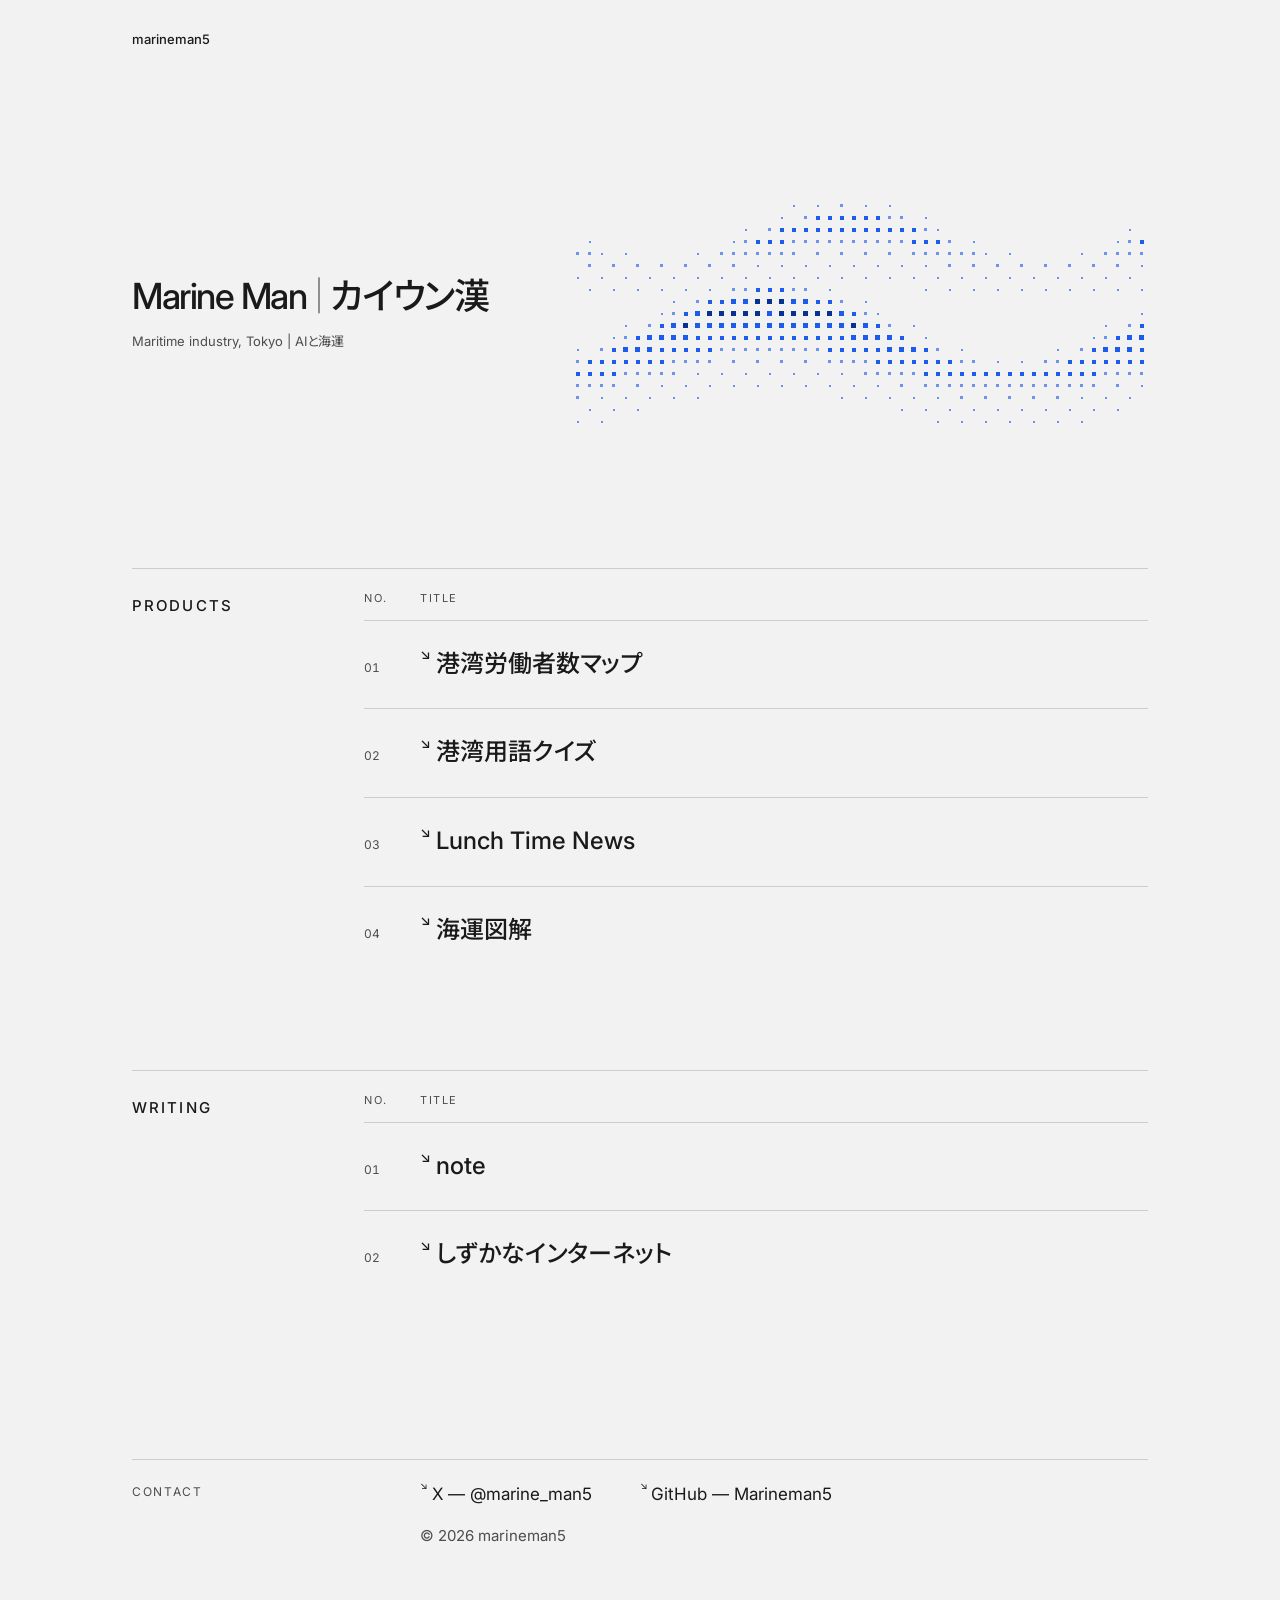
<file: index.html>
<!doctype html>
<html lang="ja">
<head>
<meta charset="utf-8">
<meta name="viewport" content="width=device-width, initial-scale=1">
<title>Marine Man｜カイウン漢</title>
<meta name="description" content="Maritime industry, Tokyo | AIと海運">
<meta property="og:title" content="Marine Man｜カイウン漢">
<meta property="og:description" content="Maritime industry, Tokyo | AIと海運">
<meta property="og:type" content="website">
<meta property="og:url" content="https://me.marineman5.com/">
<link rel="canonical" href="https://me.marineman5.com/">
<meta property="og:image" content="https://me.marineman5.com/og-image.png">
<meta name="twitter:card" content="summary_large_image">
<meta name="theme-color" content="#F2F2F2">
<link rel="icon" href="favicon.svg" type="image/svg+xml">
<link rel="apple-touch-icon" href="apple-touch-icon.png">
<link rel="preconnect" href="https://fonts.googleapis.com">
<link rel="preconnect" href="https://fonts.gstatic.com" crossorigin>
<link href="https://fonts.googleapis.com/css2?family=Inter:wght@400;500&family=Noto+Sans+JP:wght@400;500&display=swap" rel="stylesheet">
<style>
:root{
  --ink:#1A1A1A; --ink2:#4D4D4D; --ink3:#767676; --rule:#CCCCCC; --hair:#E6E6E6;
  --bg:#F2F2F2;
  --navy:#093BAE; --blue:#1D5BED; --mid:#6E94ED; --pale:#C6D4F6;
  --pad:72px; --lab:232px; --cell:16px;
}
*{box-sizing:border-box;margin:0;padding:0}
html{background:var(--bg)}
body{width:auto;max-width:1160px;margin:0 auto;overflow-x:hidden;color:var(--ink);font-family:Inter,"Noto Sans JP",system-ui,sans-serif;
  font-feature-settings:"palt" 1;-webkit-font-smoothing:antialiased;line-height:1.7}
a{color:inherit;text-decoration:none}
a .lbl{transition:color .15s}
@media (hover:hover){ a:hover .lbl{color:var(--navy)} }
a:focus-visible{outline:2px solid var(--navy);outline-offset:4px}
a:focus-visible .lbl{color:var(--navy)}
ul{list-style:none}
.ar{display:inline-block;font-size:.58em;line-height:1;vertical-align:top;margin:.12em .38em 0 0;font-family:Inter,sans-serif}   /* R12: colour inherited, so it follows hover/focus */
.no{font-variant-numeric:tabular-nums}

header.top{padding:28px var(--pad) 0;font-size:13px;color:var(--ink2)}
header.top .id{font-weight:500;color:var(--ink)}

/* every block = label column + body column, separated by a hairline */
.row{display:grid;grid-template-columns:var(--lab) 1fr;margin:0 var(--pad);border-top:1px solid var(--rule);padding-top:20px}
.row > .k{font-size:12px;font-weight:400;letter-spacing:.14em;color:var(--ink2);padding-top:2px}
.row > .k h2{display:block;font-size:15px;font-weight:500;letter-spacing:.14em;color:var(--ink);margin-top:2px}

.idx{margin-top:140px}
.idx + .idx{margin-top:96px}
.idx table{width:100%;border-collapse:collapse}
.idx th{font-size:11px;letter-spacing:.14em;color:var(--ink2);font-weight:400;text-align:left;padding:0 0 12px}
.idx td{border-top:1px solid var(--rule);padding:26px 0 28px;vertical-align:baseline}
/* R15: closing rule removed (2/O review) */
.idx td.no{width:56px;font-size:12px;color:var(--ink2)}
.idx td.t{width:auto}
.idx .lbl{font-size:24px;font-weight:500;line-height:1.4}
/* R12: the whole row (rule to rule) is the link */
.idx tbody tr{position:relative}
.idx td.t a::after{content:"";position:absolute;inset:0}
.idx td.t a:focus-visible{outline:0}
.idx td.t a:focus-visible::after{outline:2px solid var(--navy);outline-offset:0}

footer.row{margin-top:160px;padding-bottom:72px}
/* R12: CONTACT = ul + p.c; 56px indent = the old empty dt column (links start at x=420, under the index titles) */
footer .b{padding-left:56px}
footer ul{display:flex;gap:48px;font-size:17px;margin:-9px 0}   /* the -9px cancels the links' 9px padding, so the text stays where it was */
footer li{display:flex}
footer li a{display:block;padding:9px 0}   /* tap box = line (27-29px) + 18px >= 44px */
footer .c{color:var(--ink2);font-size:15px;margin-top:14px}

/* R7: R6-A split; the right column holds only the dots of the motif, straight on the page background */
.hero{display:grid;grid-template-columns:minmax(0,1fr) 576px;column-gap:48px;align-items:center;margin:150px var(--pad) 0}
.hero .motif{display:block}
.who{min-width:0}   /* R10b: the name never widens the 392px column (the wave stays put) */
.who h1{font-size:36px;line-height:1.15;font-weight:500;letter-spacing:-.04em;white-space:nowrap}   /* R12: line-height .92 -> 1.15 */
.who h1 .sep{margin:0 -.15em;color:var(--ink3)}
.who .sub{font-size:13px;color:var(--ink2);margin-top:12px}
.who .intro{font-size:16px;line-height:2;margin-top:32px}
.motif-sp{display:none}

/* R12: 1041-1159px keeps the PC split; the name shrinks with its column instead of running under the wave */
@media (max-width:1159px){
  :root{--pad:48px}
  .who h1{font-size:min(36px,calc((100vw - 2*var(--pad) - 624px)/10.8))}
}
/* R12: mid width (641-1040px): SP grammar (stacked) with PC type and the 576px wave */
@media (max-width:1040px){
  .hero{display:block;margin-top:96px}
  .hero .motif{margin-top:56px;max-width:100%;height:auto}   /* <672px only: scales down */
  .who h1{font-size:36px}
  .row{display:block}
  .idx table{margin-top:20px}
  footer .k{margin-bottom:20px}
}
/* R10: smartphone (<= 640px). PC (above) is untouched; the SP wave SVG is hidden on PC. */
@media (max-width:640px){
  :root{--pad:21px; --s:.9375}        /* 390 - 2x21 = 348 = 29 lattice columns; --s = one factor for the whole type ladder */
  header.top{padding-top:20px;font-size:calc(13px*var(--s))}

  .hero{display:block;margin-top:64px}
  .hero .motif{display:none}
  .hero .motif-sp{display:block;margin-top:56px;max-width:100%;height:auto}   /* <369px only: scales down (dots stop being whole pixels) */
  .who h1{font-size:min(36px,calc((100vw - 2*var(--pad))/11))}   /* R10b: one line in the text width */
  .who .sub{font-size:calc(13px*var(--s))}
  .who .intro{font-size:calc(16px*var(--s));margin-top:24px}

  .row{display:block;padding-top:16px}
  .row > .k{font-size:calc(12px*var(--s))}
  .row > .k h2{font-size:calc(15px*var(--s))}
  .idx{margin-top:72px}
  .idx + .idx{margin-top:56px}
  .idx table{margin-top:20px}
  .idx table, .idx thead, .idx tbody{display:block}
  .idx tr{display:grid;grid-template-columns:40px 1fr;align-items:baseline;border-top:1px solid var(--rule);padding:18px 0 20px}
  .idx thead tr{border-top:0;padding:0 0 10px}   /* the NO./TITLE head row: no rule above, like PC */
  .idx tbody tr:last-child{border-bottom:1px solid var(--rule)}
  .idx th{font-size:calc(11px*var(--s));padding:0}
  .idx td{display:block;border:0;padding:0}   /* rules live on the row (tr), not the cells */
  .idx tbody tr:last-child td{border:0}       /* border only: padding stays (tbody raised this selector's weight) */
  .idx td.no{width:auto;font-size:calc(12px*var(--s))}
  .idx td.t{width:auto}
  .idx .lbl{font-size:calc(18px*var(--s))}

  footer.row{margin-top:88px;padding-bottom:48px}
  footer .k{margin-bottom:20px}
  footer .b{padding-left:40px}
  footer ul{flex-direction:column;gap:0;font-size:calc(17px*var(--s))}
  footer .c{font-size:calc(15px*var(--s))}
}
</style>
</head>
<body>
<header class="top"><span class="id">marineman5</span></header>

<section class="hero" aria-label="プロフィール">
  <div class="who">
    <h1 aria-label="Marine Man カイウン漢">Marine Man<span class="sep" aria-hidden="true">｜</span>カイウン漢</h1>
    <p class="sub">Maritime industry, Tokyo | AIと海運</p>
  </div>
  <svg class="motif" viewBox="0 0 576 228" width="576" height="228" shape-rendering="crispEdges" aria-hidden="true"><path fill="#6E94ED" d="M221 5h2v2h-2zM245 5h2v2h-2zM268 4h3v3h-3zM293 5h2v2h-2zM317 5h2v2h-2zM209 17h2v2h-2zM232 16h3v3h-3zM316 16h3v3h-3zM328 16h3v3h-3zM353 17h2v2h-2zM173 29h2v2h-2zM196 28h3v3h-3zM352 28h3v3h-3zM365 29h2v2h-2zM557 29h2v2h-2zM17 41h2v2h-2zM161 41h2v2h-2zM172 40h3v3h-3zM220 40h3v3h-3zM232 40h3v3h-3zM244 40h3v3h-3zM256 40h3v3h-3zM268 40h3v3h-3zM280 40h3v3h-3zM292 40h3v3h-3zM304 40h3v3h-3zM316 40h3v3h-3zM328 40h3v3h-3zM376 40h3v3h-3zM401 41h2v2h-2zM545 41h2v2h-2zM556 40h3v3h-3zM4 52h3v3h-3zM16 52h3v3h-3zM29 53h2v2h-2zM53 53h2v2h-2zM125 53h2v2h-2zM148 52h3v3h-3zM160 52h3v3h-3zM172 52h3v3h-3zM184 52h3v3h-3zM196 52h3v3h-3zM208 52h3v3h-3zM220 52h3v3h-3zM244 52h3v3h-3zM268 52h3v3h-3zM292 52h3v3h-3zM316 52h3v3h-3zM340 52h3v3h-3zM352 52h3v3h-3zM364 52h3v3h-3zM376 52h3v3h-3zM388 52h3v3h-3zM400 52h3v3h-3zM413 53h2v2h-2zM437 53h2v2h-2zM509 53h2v2h-2zM532 52h3v3h-3zM544 52h3v3h-3zM556 52h3v3h-3zM568 52h3v3h-3zM16 64h3v3h-3zM40 64h3v3h-3zM64 64h3v3h-3zM88 64h3v3h-3zM112 64h3v3h-3zM136 64h3v3h-3zM160 64h3v3h-3zM185 65h2v2h-2zM209 65h2v2h-2zM233 65h2v2h-2zM257 65h2v2h-2zM281 65h2v2h-2zM305 65h2v2h-2zM329 65h2v2h-2zM353 65h2v2h-2zM376 64h3v3h-3zM400 64h3v3h-3zM424 64h3v3h-3zM448 64h3v3h-3zM472 64h3v3h-3zM496 64h3v3h-3zM520 64h3v3h-3zM544 64h3v3h-3zM569 65h2v2h-2zM5 77h2v2h-2zM29 77h2v2h-2zM53 77h2v2h-2zM77 77h2v2h-2zM101 77h2v2h-2zM125 77h2v2h-2zM149 77h2v2h-2zM173 77h2v2h-2zM197 77h2v2h-2zM221 77h2v2h-2zM245 77h2v2h-2zM269 77h2v2h-2zM293 77h2v2h-2zM317 77h2v2h-2zM341 77h2v2h-2zM365 77h2v2h-2zM389 77h2v2h-2zM413 77h2v2h-2zM437 77h2v2h-2zM461 77h2v2h-2zM485 77h2v2h-2zM509 77h2v2h-2zM533 77h2v2h-2zM557 77h2v2h-2zM17 89h2v2h-2zM41 89h2v2h-2zM65 89h2v2h-2zM89 89h2v2h-2zM113 89h2v2h-2zM137 89h2v2h-2zM160 88h3v3h-3zM172 88h3v3h-3zM220 88h3v3h-3zM232 88h3v3h-3zM257 89h2v2h-2zM353 89h2v2h-2zM377 89h2v2h-2zM401 89h2v2h-2zM425 89h2v2h-2zM449 89h2v2h-2zM473 89h2v2h-2zM497 89h2v2h-2zM521 89h2v2h-2zM545 89h2v2h-2zM569 89h2v2h-2zM101 101h2v2h-2zM124 100h3v3h-3zM268 100h3v3h-3zM293 101h2v2h-2zM89 113h2v2h-2zM100 112h3v3h-3zM292 112h3v3h-3zM305 113h2v2h-2zM569 113h2v2h-2zM53 125h2v2h-2zM76 124h3v3h-3zM316 124h3v3h-3zM341 125h2v2h-2zM533 125h2v2h-2zM556 124h3v3h-3zM41 137h2v2h-2zM52 136h3v3h-3zM353 137h2v2h-2zM521 137h2v2h-2zM532 136h3v3h-3zM5 149h2v2h-2zM28 148h3v3h-3zM148 148h3v3h-3zM160 148h3v3h-3zM172 148h3v3h-3zM184 148h3v3h-3zM196 148h3v3h-3zM208 148h3v3h-3zM220 148h3v3h-3zM232 148h3v3h-3zM244 148h3v3h-3zM364 148h3v3h-3zM389 149h2v2h-2zM485 149h2v2h-2zM508 148h3v3h-3zM4 160h3v3h-3zM100 160h3v3h-3zM112 160h3v3h-3zM124 160h3v3h-3zM136 160h3v3h-3zM160 160h3v3h-3zM184 160h3v3h-3zM208 160h3v3h-3zM232 160h3v3h-3zM256 160h3v3h-3zM268 160h3v3h-3zM280 160h3v3h-3zM292 160h3v3h-3zM388 160h3v3h-3zM400 160h3v3h-3zM425 161h2v2h-2zM449 161h2v2h-2zM472 160h3v3h-3zM484 160h3v3h-3zM52 172h3v3h-3zM64 172h3v3h-3zM76 172h3v3h-3zM88 172h3v3h-3zM100 172h3v3h-3zM125 173h2v2h-2zM149 173h2v2h-2zM173 173h2v2h-2zM197 173h2v2h-2zM221 173h2v2h-2zM245 173h2v2h-2zM269 173h2v2h-2zM292 172h3v3h-3zM304 172h3v3h-3zM316 172h3v3h-3zM328 172h3v3h-3zM340 172h3v3h-3zM532 172h3v3h-3zM544 172h3v3h-3zM556 172h3v3h-3zM568 172h3v3h-3zM4 184h3v3h-3zM16 184h3v3h-3zM28 184h3v3h-3zM40 184h3v3h-3zM64 184h3v3h-3zM89 185h2v2h-2zM113 185h2v2h-2zM137 185h2v2h-2zM161 185h2v2h-2zM185 185h2v2h-2zM209 185h2v2h-2zM233 185h2v2h-2zM257 185h2v2h-2zM281 185h2v2h-2zM305 185h2v2h-2zM328 184h3v3h-3zM352 184h3v3h-3zM364 184h3v3h-3zM376 184h3v3h-3zM388 184h3v3h-3zM400 184h3v3h-3zM412 184h3v3h-3zM424 184h3v3h-3zM436 184h3v3h-3zM448 184h3v3h-3zM460 184h3v3h-3zM472 184h3v3h-3zM484 184h3v3h-3zM496 184h3v3h-3zM508 184h3v3h-3zM520 184h3v3h-3zM544 184h3v3h-3zM569 185h2v2h-2zM4 196h3v3h-3zM29 197h2v2h-2zM53 197h2v2h-2zM77 197h2v2h-2zM101 197h2v2h-2zM125 197h2v2h-2zM269 197h2v2h-2zM293 197h2v2h-2zM317 197h2v2h-2zM341 197h2v2h-2zM365 197h2v2h-2zM388 196h3v3h-3zM412 196h3v3h-3zM436 196h3v3h-3zM460 196h3v3h-3zM484 196h3v3h-3zM509 197h2v2h-2zM533 197h2v2h-2zM557 197h2v2h-2zM17 209h2v2h-2zM41 209h2v2h-2zM65 209h2v2h-2zM329 209h2v2h-2zM353 209h2v2h-2zM377 209h2v2h-2zM401 209h2v2h-2zM425 209h2v2h-2zM449 209h2v2h-2zM473 209h2v2h-2zM497 209h2v2h-2zM521 209h2v2h-2zM545 209h2v2h-2zM5 221h2v2h-2zM29 221h2v2h-2zM365 221h2v2h-2zM389 221h2v2h-2zM413 221h2v2h-2zM437 221h2v2h-2zM461 221h2v2h-2zM485 221h2v2h-2zM509 221h2v2h-2z"/><path fill="#1D5BED" d="M244 16h4v4h-4zM256 16h4v4h-4zM268 16h4v4h-4zM280 16h4v4h-4zM292 16h4v4h-4zM304 16h4v4h-4zM208 28h4v4h-4zM220 28h4v4h-4zM232 28h4v4h-4zM244 28h4v4h-4zM256 28h4v4h-4zM268 28h4v4h-4zM280 28h4v4h-4zM292 28h4v4h-4zM304 28h4v4h-4zM316 28h4v4h-4zM328 28h4v4h-4zM340 28h4v4h-4zM184 40h4v4h-4zM196 40h4v4h-4zM208 40h4v4h-4zM340 40h4v4h-4zM352 40h4v4h-4zM364 40h4v4h-4zM568 40h4v4h-4zM184 88h4v4h-4zM196 88h4v4h-4zM208 88h4v4h-4zM136 100h4v4h-4zM148 100h4v4h-4zM159 99h5v5h-5zM171 99h5v5h-5zM219 99h5v5h-5zM231 99h5v5h-5zM244 100h4v4h-4zM256 100h4v4h-4zM112 112h4v4h-4zM123 111h5v5h-5zM195 111h5v5h-5zM267 111h5v5h-5zM280 112h4v4h-4zM88 124h4v4h-4zM99 123h5v5h-5zM123 123h5v5h-5zM135 123h5v5h-5zM147 123h5v5h-5zM159 123h5v5h-5zM171 123h5v5h-5zM183 123h5v5h-5zM195 123h5v5h-5zM207 123h5v5h-5zM219 123h5v5h-5zM231 123h5v5h-5zM243 123h5v5h-5zM255 123h5v5h-5zM267 123h5v5h-5zM291 123h5v5h-5zM304 124h4v4h-4zM568 124h4v4h-4zM64 136h4v4h-4zM75 135h5v5h-5zM87 135h5v5h-5zM99 135h5v5h-5zM111 135h5v5h-5zM124 136h4v4h-4zM136 136h4v4h-4zM148 136h4v4h-4zM160 136h4v4h-4zM172 136h4v4h-4zM184 136h4v4h-4zM196 136h4v4h-4zM208 136h4v4h-4zM220 136h4v4h-4zM232 136h4v4h-4zM244 136h4v4h-4zM256 136h4v4h-4zM268 136h4v4h-4zM279 135h5v5h-5zM291 135h5v5h-5zM303 135h5v5h-5zM315 135h5v5h-5zM328 136h4v4h-4zM544 136h4v4h-4zM555 135h5v5h-5zM567 135h5v5h-5zM40 148h4v4h-4zM51 147h5v5h-5zM63 147h5v5h-5zM75 147h5v5h-5zM88 148h4v4h-4zM100 148h4v4h-4zM112 148h4v4h-4zM124 148h4v4h-4zM136 148h4v4h-4zM256 148h4v4h-4zM268 148h4v4h-4zM280 148h4v4h-4zM292 148h4v4h-4zM304 148h4v4h-4zM315 147h5v5h-5zM327 147h5v5h-5zM339 147h5v5h-5zM352 148h4v4h-4zM520 148h4v4h-4zM531 147h5v5h-5zM543 147h5v5h-5zM555 147h5v5h-5zM568 148h4v4h-4zM16 160h4v4h-4zM28 160h4v4h-4zM40 160h4v4h-4zM52 160h4v4h-4zM64 160h4v4h-4zM76 160h4v4h-4zM88 160h4v4h-4zM304 160h4v4h-4zM316 160h4v4h-4zM328 160h4v4h-4zM340 160h4v4h-4zM352 160h4v4h-4zM364 160h4v4h-4zM376 160h4v4h-4zM496 160h4v4h-4zM508 160h4v4h-4zM520 160h4v4h-4zM532 160h4v4h-4zM544 160h4v4h-4zM556 160h4v4h-4zM568 160h4v4h-4zM4 172h4v4h-4zM16 172h4v4h-4zM28 172h4v4h-4zM40 172h4v4h-4zM352 172h4v4h-4zM364 172h4v4h-4zM376 172h4v4h-4zM388 172h4v4h-4zM400 172h4v4h-4zM412 172h4v4h-4zM424 172h4v4h-4zM436 172h4v4h-4zM448 172h4v4h-4zM460 172h4v4h-4zM472 172h4v4h-4zM484 172h4v4h-4zM496 172h4v4h-4zM508 172h4v4h-4zM520 172h4v4h-4z"/><path fill="#083191" d="M183 99h5v5h-5zM195 99h5v5h-5zM207 99h5v5h-5zM135 111h5v5h-5zM147 111h5v5h-5zM159 111h5v5h-5zM171 111h5v5h-5zM183 111h5v5h-5zM207 111h5v5h-5zM219 111h5v5h-5zM231 111h5v5h-5zM243 111h5v5h-5zM255 111h5v5h-5zM111 123h5v5h-5zM279 123h5v5h-5z"/></svg>
  <svg class="motif-sp" viewBox="0 0 348 228" width="348" height="228" shape-rendering="crispEdges" aria-hidden="true"><path fill="#6E94ED" d="M221 5h2v2h-2zM245 5h2v2h-2zM268 4h3v3h-3zM293 5h2v2h-2zM317 5h2v2h-2zM209 17h2v2h-2zM232 16h3v3h-3zM316 16h3v3h-3zM328 16h3v3h-3zM173 29h2v2h-2zM196 28h3v3h-3zM17 41h2v2h-2zM161 41h2v2h-2zM172 40h3v3h-3zM220 40h3v3h-3zM232 40h3v3h-3zM244 40h3v3h-3zM256 40h3v3h-3zM268 40h3v3h-3zM280 40h3v3h-3zM292 40h3v3h-3zM304 40h3v3h-3zM316 40h3v3h-3zM328 40h3v3h-3zM4 52h3v3h-3zM16 52h3v3h-3zM29 53h2v2h-2zM53 53h2v2h-2zM125 53h2v2h-2zM148 52h3v3h-3zM160 52h3v3h-3zM172 52h3v3h-3zM184 52h3v3h-3zM196 52h3v3h-3zM208 52h3v3h-3zM220 52h3v3h-3zM244 52h3v3h-3zM268 52h3v3h-3zM292 52h3v3h-3zM316 52h3v3h-3zM340 52h3v3h-3zM16 64h3v3h-3zM40 64h3v3h-3zM64 64h3v3h-3zM88 64h3v3h-3zM112 64h3v3h-3zM136 64h3v3h-3zM160 64h3v3h-3zM185 65h2v2h-2zM209 65h2v2h-2zM233 65h2v2h-2zM257 65h2v2h-2zM281 65h2v2h-2zM305 65h2v2h-2zM329 65h2v2h-2zM5 77h2v2h-2zM29 77h2v2h-2zM53 77h2v2h-2zM77 77h2v2h-2zM101 77h2v2h-2zM125 77h2v2h-2zM149 77h2v2h-2zM173 77h2v2h-2zM197 77h2v2h-2zM221 77h2v2h-2zM245 77h2v2h-2zM269 77h2v2h-2zM293 77h2v2h-2zM317 77h2v2h-2zM341 77h2v2h-2zM17 89h2v2h-2zM41 89h2v2h-2zM65 89h2v2h-2zM89 89h2v2h-2zM113 89h2v2h-2zM137 89h2v2h-2zM160 88h3v3h-3zM172 88h3v3h-3zM220 88h3v3h-3zM232 88h3v3h-3zM257 89h2v2h-2zM101 101h2v2h-2zM124 100h3v3h-3zM268 100h3v3h-3zM293 101h2v2h-2zM89 113h2v2h-2zM100 112h3v3h-3zM292 112h3v3h-3zM305 113h2v2h-2zM53 125h2v2h-2zM76 124h3v3h-3zM316 124h3v3h-3zM341 125h2v2h-2zM41 137h2v2h-2zM52 136h3v3h-3zM5 149h2v2h-2zM28 148h3v3h-3zM148 148h3v3h-3zM160 148h3v3h-3zM172 148h3v3h-3zM184 148h3v3h-3zM196 148h3v3h-3zM208 148h3v3h-3zM220 148h3v3h-3zM232 148h3v3h-3zM244 148h3v3h-3zM4 160h3v3h-3zM100 160h3v3h-3zM112 160h3v3h-3zM124 160h3v3h-3zM136 160h3v3h-3zM160 160h3v3h-3zM184 160h3v3h-3zM208 160h3v3h-3zM232 160h3v3h-3zM256 160h3v3h-3zM268 160h3v3h-3zM280 160h3v3h-3zM292 160h3v3h-3zM52 172h3v3h-3zM64 172h3v3h-3zM76 172h3v3h-3zM88 172h3v3h-3zM100 172h3v3h-3zM125 173h2v2h-2zM149 173h2v2h-2zM173 173h2v2h-2zM197 173h2v2h-2zM221 173h2v2h-2zM245 173h2v2h-2zM269 173h2v2h-2zM292 172h3v3h-3zM304 172h3v3h-3zM316 172h3v3h-3zM328 172h3v3h-3zM340 172h3v3h-3zM4 184h3v3h-3zM16 184h3v3h-3zM28 184h3v3h-3zM40 184h3v3h-3zM64 184h3v3h-3zM89 185h2v2h-2zM113 185h2v2h-2zM137 185h2v2h-2zM161 185h2v2h-2zM185 185h2v2h-2zM209 185h2v2h-2zM233 185h2v2h-2zM257 185h2v2h-2zM281 185h2v2h-2zM305 185h2v2h-2zM328 184h3v3h-3zM4 196h3v3h-3zM29 197h2v2h-2zM53 197h2v2h-2zM77 197h2v2h-2zM101 197h2v2h-2zM125 197h2v2h-2zM269 197h2v2h-2zM293 197h2v2h-2zM317 197h2v2h-2zM341 197h2v2h-2zM17 209h2v2h-2zM41 209h2v2h-2zM65 209h2v2h-2zM329 209h2v2h-2zM5 221h2v2h-2zM29 221h2v2h-2z"/><path fill="#1D5BED" d="M244 16h4v4h-4zM256 16h4v4h-4zM268 16h4v4h-4zM280 16h4v4h-4zM292 16h4v4h-4zM304 16h4v4h-4zM208 28h4v4h-4zM220 28h4v4h-4zM232 28h4v4h-4zM244 28h4v4h-4zM256 28h4v4h-4zM268 28h4v4h-4zM280 28h4v4h-4zM292 28h4v4h-4zM304 28h4v4h-4zM316 28h4v4h-4zM328 28h4v4h-4zM340 28h4v4h-4zM184 40h4v4h-4zM196 40h4v4h-4zM208 40h4v4h-4zM340 40h4v4h-4zM184 88h4v4h-4zM196 88h4v4h-4zM208 88h4v4h-4zM136 100h4v4h-4zM148 100h4v4h-4zM159 99h5v5h-5zM171 99h5v5h-5zM219 99h5v5h-5zM231 99h5v5h-5zM244 100h4v4h-4zM256 100h4v4h-4zM112 112h4v4h-4zM123 111h5v5h-5zM195 111h5v5h-5zM267 111h5v5h-5zM280 112h4v4h-4zM88 124h4v4h-4zM99 123h5v5h-5zM123 123h5v5h-5zM135 123h5v5h-5zM147 123h5v5h-5zM159 123h5v5h-5zM171 123h5v5h-5zM183 123h5v5h-5zM195 123h5v5h-5zM207 123h5v5h-5zM219 123h5v5h-5zM231 123h5v5h-5zM243 123h5v5h-5zM255 123h5v5h-5zM267 123h5v5h-5zM291 123h5v5h-5zM304 124h4v4h-4zM64 136h4v4h-4zM75 135h5v5h-5zM87 135h5v5h-5zM99 135h5v5h-5zM111 135h5v5h-5zM124 136h4v4h-4zM136 136h4v4h-4zM148 136h4v4h-4zM160 136h4v4h-4zM172 136h4v4h-4zM184 136h4v4h-4zM196 136h4v4h-4zM208 136h4v4h-4zM220 136h4v4h-4zM232 136h4v4h-4zM244 136h4v4h-4zM256 136h4v4h-4zM268 136h4v4h-4zM279 135h5v5h-5zM291 135h5v5h-5zM303 135h5v5h-5zM315 135h5v5h-5zM328 136h4v4h-4zM40 148h4v4h-4zM51 147h5v5h-5zM63 147h5v5h-5zM75 147h5v5h-5zM88 148h4v4h-4zM100 148h4v4h-4zM112 148h4v4h-4zM124 148h4v4h-4zM136 148h4v4h-4zM256 148h4v4h-4zM268 148h4v4h-4zM280 148h4v4h-4zM292 148h4v4h-4zM304 148h4v4h-4zM315 147h5v5h-5zM327 147h5v5h-5zM339 147h5v5h-5zM16 160h4v4h-4zM28 160h4v4h-4zM40 160h4v4h-4zM52 160h4v4h-4zM64 160h4v4h-4zM76 160h4v4h-4zM88 160h4v4h-4zM304 160h4v4h-4zM316 160h4v4h-4zM328 160h4v4h-4zM340 160h4v4h-4zM4 172h4v4h-4zM16 172h4v4h-4zM28 172h4v4h-4zM40 172h4v4h-4z"/><path fill="#083191" d="M183 99h5v5h-5zM195 99h5v5h-5zM207 99h5v5h-5zM135 111h5v5h-5zM147 111h5v5h-5zM159 111h5v5h-5zM171 111h5v5h-5zM183 111h5v5h-5zM207 111h5v5h-5zM219 111h5v5h-5zM231 111h5v5h-5zM243 111h5v5h-5zM255 111h5v5h-5zM111 123h5v5h-5zM279 123h5v5h-5z"/></svg>
</section>

<section class="row idx" aria-labelledby="p">
  <div class="k"><h2 id="p">PRODUCTS</h2></div>
  <table>
    <thead><tr><th scope="col">NO.</th><th scope="col">TITLE</th></tr></thead>
    <tbody>
    <tr><td class="no">01</td><td class="t"><a href="https://marineman5.com/" rel="noopener" data-goatcounter-click="ext-map"><span class="lbl"><span class="ar" aria-hidden="true">↘</span>港湾労働者数マップ</span></a></td></tr>
    <tr><td class="no">02</td><td class="t"><a href="https://marineman5.github.io/Harbor-word-quiz/" rel="noopener" data-goatcounter-click="ext-quiz"><span class="lbl"><span class="ar" aria-hidden="true">↘</span>港湾用語クイズ</span></a></td></tr>
    <tr><td class="no">03</td><td class="t"><a href="https://news.marineman5.com/" rel="noopener" data-goatcounter-click="ext-news"><span class="lbl"><span class="ar" aria-hidden="true">↘</span>Lunch Time News</span></a></td></tr>
    <tr><td class="no">04</td><td class="t"><a href="/zukai/"><span class="lbl"><span class="ar" aria-hidden="true">↘</span>海運図解</span></a></td></tr>
    </tbody>
  </table>
</section>

<section class="row idx" aria-labelledby="w">
  <div class="k"><h2 id="w">WRITING</h2></div>
  <table>
    <thead><tr><th scope="col">NO.</th><th scope="col">TITLE</th></tr></thead>
    <tbody>
    <tr><td class="no">01</td><td class="t"><a href="https://note.com/marine_man5" rel="noopener" data-goatcounter-click="ext-note"><span class="lbl"><span class="ar" aria-hidden="true">↘</span>note</span></a></td></tr>
    <tr><td class="no">02</td><td class="t"><a href="https://sizu.me/marineman5" rel="noopener" data-goatcounter-click="ext-sizu"><span class="lbl"><span class="ar" aria-hidden="true">↘</span>しずかなインターネット</span></a></td></tr>
    </tbody>
  </table>
</section>

<footer class="row" aria-labelledby="c">
  <h2 class="k" id="c">CONTACT</h2>
  <div class="b">
    <ul>
      <li><a href="https://x.com/marine_man5" rel="noopener" data-goatcounter-click="ext-x"><span class="lbl"><span class="ar" aria-hidden="true">↘</span>X — @marine_man5</span></a></li>
      <li><a href="https://github.com/Marineman5" rel="noopener" data-goatcounter-click="ext-github"><span class="lbl"><span class="ar" aria-hidden="true">↘</span>GitHub — Marineman5</span></a></li>
    </ul>
    <p class="c">© 2026 marineman5</p>
  </div>
</footer>
<script data-goatcounter="https://marineman5.goatcounter.com/count" async src="//gc.zgo.at/count.js"></script>
</body>
</html>
</file>
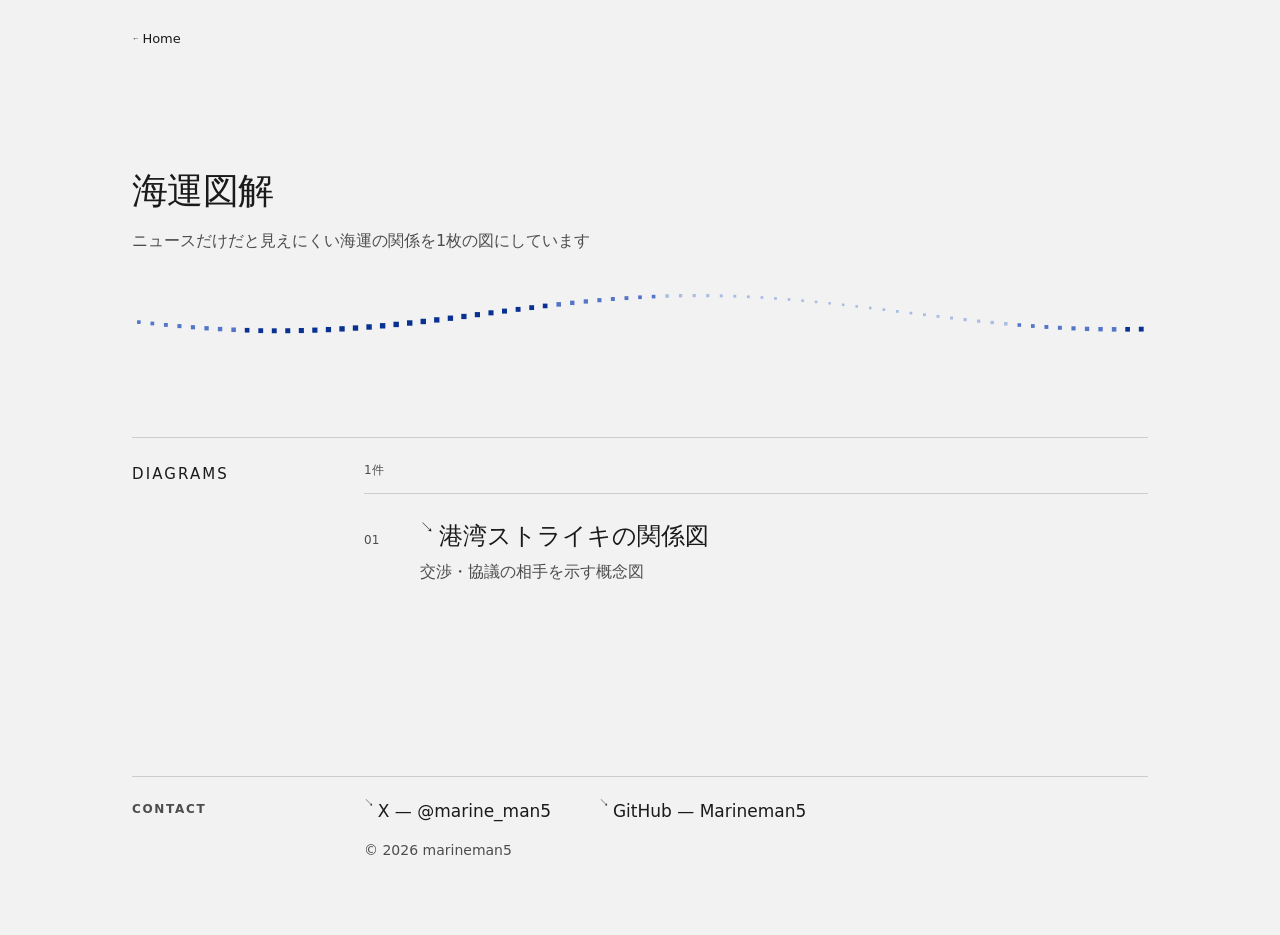
<file: zukai/index.html>
<!doctype html>
<html lang="ja">
<head>
<meta charset="utf-8">
<meta name="viewport" content="width=device-width, initial-scale=1">
<title>海運図解｜marineman5</title>
<meta name="description" content="ニュースだけだと見えにくい海運の関係を1枚の図にしています">
<meta property="og:title" content="海運図解｜marineman5">
<meta property="og:description" content="ニュースだけだと見えにくい海運の関係を1枚の図にしています">
<meta property="og:type" content="website">
<meta property="og:url" content="https://me.marineman5.com/zukai/">
<link rel="canonical" href="https://me.marineman5.com/zukai/">
<meta property="og:image" content="https://me.marineman5.com/zukai/port-strike/og.png">
<link rel="stylesheet" href="zukai.css">
</head>
<body>
<header class="top"><a href="https://me.marineman5.com/" aria-label="marineman5 ホームへ"><span class="lbl"><span class="ar" aria-hidden="true">←</span>Home</span></a></header>

<section class="mast" aria-labelledby="h1">
  <h1 id="h1">海運図解</h1>
  <p class="sub">ニュースだけだと見えにくい海運の関係を1枚の図にしています</p>
</section>

<div class="dotband" aria-hidden="true"><svg xmlns="http://www.w3.org/2000/svg" viewBox="0 0 1200 76" width="100%" height="auto" aria-hidden="true"><rect x="5.9" y="46.4" width="4.3" height="4.3" fill="#5476C9"/><rect x="21.8" y="48.0" width="4.4" height="4.4" fill="#5476C9"/><rect x="37.7" y="49.6" width="4.6" height="4.6" fill="#5476C9"/><rect x="53.6" y="50.9" width="4.8" height="4.8" fill="#5476C9"/><rect x="69.5" y="52.2" width="4.9" height="4.9" fill="#5476C9"/><rect x="85.5" y="53.3" width="5.1" height="5.1" fill="#5476C9"/><rect x="101.4" y="54.2" width="5.2" height="5.2" fill="#5476C9"/><rect x="117.3" y="54.9" width="5.4" height="5.4" fill="#5476C9"/><rect x="133.2" y="55.4" width="5.5" height="5.5" fill="#083191"/><rect x="149.2" y="55.8" width="5.7" height="5.7" fill="#083191"/><rect x="165.1" y="55.9" width="5.8" height="5.8" fill="#083191"/><rect x="181.0" y="55.8" width="5.9" height="5.9" fill="#083191"/><rect x="197.0" y="55.5" width="6.0" height="6.0" fill="#083191"/><rect x="212.9" y="55.0" width="6.1" height="6.1" fill="#083191"/><rect x="228.9" y="54.3" width="6.2" height="6.2" fill="#083191"/><rect x="244.9" y="53.4" width="6.3" height="6.3" fill="#083191"/><rect x="260.8" y="52.4" width="6.3" height="6.3" fill="#083191"/><rect x="276.8" y="51.1" width="6.4" height="6.4" fill="#083191"/><rect x="292.8" y="49.7" width="6.4" height="6.4" fill="#083191"/><rect x="308.8" y="48.1" width="6.4" height="6.4" fill="#083191"/><rect x="324.8" y="46.4" width="6.4" height="6.4" fill="#083191"/><rect x="340.8" y="44.6" width="6.4" height="6.4" fill="#083191"/><rect x="356.8" y="42.8" width="6.3" height="6.3" fill="#083191"/><rect x="372.9" y="40.8" width="6.3" height="6.3" fill="#083191"/><rect x="388.9" y="38.8" width="6.2" height="6.2" fill="#083191"/><rect x="404.9" y="36.7" width="6.1" height="6.1" fill="#083191"/><rect x="421.0" y="34.6" width="6.0" height="6.0" fill="#083191"/><rect x="437.0" y="32.6" width="5.9" height="5.9" fill="#083191"/><rect x="453.1" y="30.6" width="5.8" height="5.8" fill="#083191"/><rect x="469.2" y="28.6" width="5.7" height="5.7" fill="#083191"/><rect x="485.2" y="26.7" width="5.5" height="5.5" fill="#083191"/><rect x="501.3" y="24.9" width="5.4" height="5.4" fill="#5476C9"/><rect x="517.4" y="23.2" width="5.2" height="5.2" fill="#5476C9"/><rect x="533.5" y="21.6" width="5.1" height="5.1" fill="#5476C9"/><rect x="549.6" y="20.2" width="4.9" height="4.9" fill="#5476C9"/><rect x="565.6" y="18.9" width="4.7" height="4.7" fill="#5476C9"/><rect x="581.7" y="17.9" width="4.6" height="4.6" fill="#5476C9"/><rect x="597.8" y="17.0" width="4.4" height="4.4" fill="#5476C9"/><rect x="613.9" y="16.3" width="4.3" height="4.3" fill="#5476C9"/><rect x="630.0" y="15.7" width="4.1" height="4.1" fill="#A9BCE3"/><rect x="646.0" y="15.4" width="3.9" height="3.9" fill="#A9BCE3"/><rect x="662.1" y="15.4" width="3.8" height="3.8" fill="#A9BCE3"/><rect x="678.2" y="15.5" width="3.7" height="3.7" fill="#A9BCE3"/><rect x="694.2" y="15.8" width="3.5" height="3.5" fill="#A9BCE3"/><rect x="710.3" y="16.3" width="3.4" height="3.4" fill="#A9BCE3"/><rect x="726.3" y="17.0" width="3.3" height="3.3" fill="#A9BCE3"/><rect x="742.4" y="17.9" width="3.2" height="3.2" fill="#A9BCE3"/><rect x="758.4" y="19.0" width="3.2" height="3.2" fill="#A9BCE3"/><rect x="774.5" y="20.3" width="3.1" height="3.1" fill="#A9BCE3"/><rect x="790.5" y="21.7" width="3.1" height="3.1" fill="#A9BCE3"/><rect x="806.5" y="23.2" width="3.0" height="3.0" fill="#A9BCE3"/><rect x="822.5" y="24.9" width="3.0" height="3.0" fill="#A9BCE3"/><rect x="838.5" y="26.6" width="3.0" height="3.0" fill="#A9BCE3"/><rect x="854.5" y="28.5" width="3.0" height="3.0" fill="#A9BCE3"/><rect x="870.5" y="30.4" width="3.0" height="3.0" fill="#A9BCE3"/><rect x="886.5" y="32.3" width="3.1" height="3.1" fill="#A9BCE3"/><rect x="902.4" y="34.3" width="3.2" height="3.2" fill="#A9BCE3"/><rect x="918.4" y="36.3" width="3.2" height="3.2" fill="#A9BCE3"/><rect x="934.3" y="38.2" width="3.3" height="3.3" fill="#A9BCE3"/><rect x="950.3" y="40.1" width="3.4" height="3.4" fill="#A9BCE3"/><rect x="966.2" y="42.0" width="3.5" height="3.5" fill="#A9BCE3"/><rect x="982.2" y="43.8" width="3.7" height="3.7" fill="#A9BCE3"/><rect x="998.1" y="45.5" width="3.8" height="3.8" fill="#A9BCE3"/><rect x="1014.0" y="47.1" width="3.9" height="3.9" fill="#A9BCE3"/><rect x="1030.0" y="48.5" width="4.1" height="4.1" fill="#A9BCE3"/><rect x="1045.9" y="49.9" width="4.2" height="4.2" fill="#5476C9"/><rect x="1061.8" y="51.0" width="4.4" height="4.4" fill="#5476C9"/><rect x="1077.7" y="52.0" width="4.6" height="4.6" fill="#5476C9"/><rect x="1093.6" y="52.9" width="4.7" height="4.7" fill="#5476C9"/><rect x="1109.6" y="53.5" width="4.9" height="4.9" fill="#5476C9"/><rect x="1125.5" y="54.0" width="5.1" height="5.1" fill="#5476C9"/><rect x="1141.4" y="54.3" width="5.2" height="5.2" fill="#5476C9"/><rect x="1157.3" y="54.4" width="5.4" height="5.4" fill="#5476C9"/><rect x="1173.2" y="54.3" width="5.5" height="5.5" fill="#083191"/><rect x="1189.2" y="54.0" width="5.7" height="5.7" fill="#083191"/><rect x="1205.1" y="53.5" width="5.8" height="5.8" fill="#083191"/></svg></div>
<section class="row list" aria-labelledby="dg">
  <div class="k"><h2 id="dg">DIAGRAMS</h2></div>
  <div class="b">
    <p class="cnt">1件</p>
    <ol class="items">
      <li class="item">
        <span class="no">01</span>
        <div class="tx">
          <h3><a href="port-strike/"><span class="lbl"><span class="ar" aria-hidden="true">↘</span>港湾ストライキの関係図</span></a></h3>
          <p class="d">交渉・協議の相手を示す概念図</p>
        </div>
      </li>
    </ol>
  </div>
</section>

<footer class="row" aria-labelledby="c">
  <h2 class="k" id="c">CONTACT</h2>
  <div class="b">
    <ul>
      <li><a href="https://x.com/marine_man5" rel="noopener"><span class="lbl"><span class="ar" aria-hidden="true">↘</span>X — @marine_man5</span></a></li>
      <li><a href="https://github.com/Marineman5" rel="noopener"><span class="lbl"><span class="ar" aria-hidden="true">↘</span>GitHub — Marineman5</span></a></li>
    </ul>
    <p class="c">© 2026 marineman5</p>
  </div>
</footer>
</body>
</html>
</file>
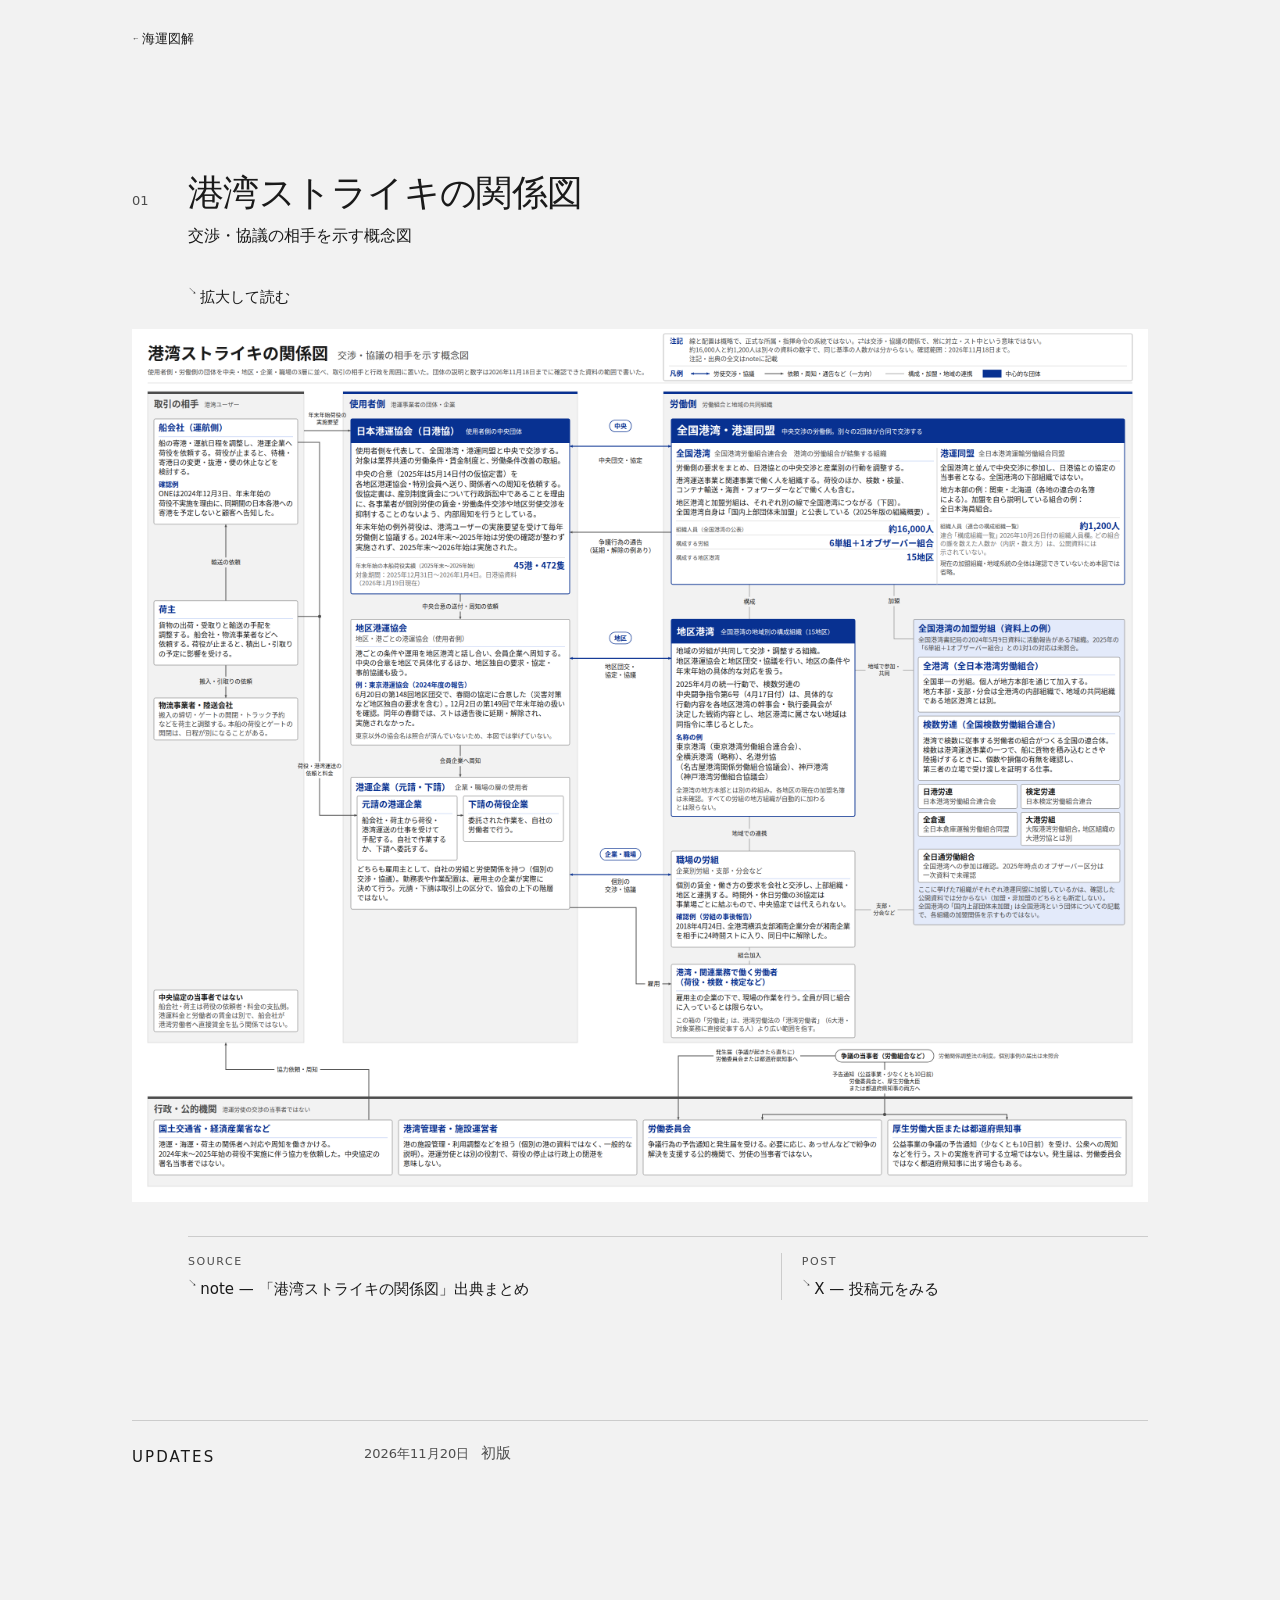
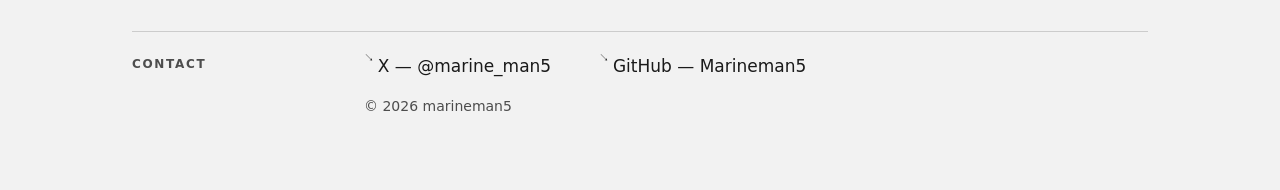
<file: zukai/port-strike/index.html>
<!doctype html>
<html lang="ja">
<head>
<meta charset="utf-8">
<meta name="viewport" content="width=device-width, initial-scale=1">
<title>港湾ストライキの関係図｜海運図解｜marineman5</title>
<meta name="description" content="交渉・協議の相手を示す概念図">
<meta property="og:title" content="港湾ストライキの関係図｜海運図解｜marineman5">
<meta property="og:description" content="交渉・協議の相手を示す概念図">
<meta property="og:type" content="article">
<meta property="og:url" content="https://me.marineman5.com/zukai/port-strike/">
<link rel="canonical" href="https://me.marineman5.com/zukai/port-strike/">
<meta property="og:image" content="https://me.marineman5.com/zukai/port-strike/og.png">
<meta property="og:image:width" content="1200">
<meta property="og:image:height" content="630">
<meta name="twitter:card" content="summary_large_image">
<link rel="stylesheet" href="../zukai.css">
</head>
<body>
<header class="top"><a href="../"><span class="lbl"><span class="ar" aria-hidden="true">←</span>海運図解</span></a></header>

<article class="item single va" aria-labelledby="t1">
  <div class="hd"><span class="no">01</span><h1 id="t1">港湾ストライキの関係図</h1>
    <p class="d"><span class="kind">交渉・協議の相手を示す概念図</span></p></div>
  <p class="zoom"><a href="diagram.png" class="open"><span class="lbl"><span class="ar" aria-hidden="true">↘</span>拡大して読む</span></a></p>
  <figure class="fig">
    <img class="dg" src="diagram.png" width="2600" height="2234" alt="港湾ストライキの関係図（交渉・協議の相手を示す概念図）">
  </figure>
  <dl class="meta">
      <div><dt>SOURCE</dt><dd><a href="https://note.com/marine_man5/n/nc4a3afa8519a" rel="noopener"><span class="lbl"><span class="ar" aria-hidden="true">↘</span>note — 「港湾ストライキの関係図」出典まとめ</span></a></dd></div>
      <div><dt>POST</dt><dd><a href="https://x.com/marine_man5/status/2123417099993587873" rel="noopener"><span class="lbl"><span class="ar" aria-hidden="true">↘</span>X — 投稿元をみる</span></a></dd></div>
    </dl>
</article>

<section class="row log" aria-labelledby="lg">
  <div class="k"><h2 id="lg">UPDATES</h2></div>
  <ul><li><span class="no"><time datetime="2026-11-20">2026年11月20日</time></span>初版</li></ul>
</section>

<footer class="row" aria-labelledby="c">
  <h2 class="k" id="c">CONTACT</h2>
  <div class="b">
    <ul>
      <li><a href="https://x.com/marine_man5" rel="noopener"><span class="lbl"><span class="ar" aria-hidden="true">↘</span>X — @marine_man5</span></a></li>
      <li><a href="https://github.com/Marineman5" rel="noopener"><span class="lbl"><span class="ar" aria-hidden="true">↘</span>GitHub — Marineman5</span></a></li>
    </ul>
    <p class="c">© 2026 marineman5</p>
  </div>
</footer>
</body>
</html>
</file>
<file: zukai/zukai.css>
/* 図解 共有CSS（v1）。トークンと文法はハブ deploy/index.html とニュース style.css に合わせる。
   色は P1 深海ネイビー＋DADS SolidGray のトークンだけを使う（16進値はここ :root にしか書かない）。 */
:root{
  --ink:#1A1A1A; --ink2:#4D4D4D; --ink3:#767676; --rule:#CCCCCC; --bg:#F2F2F2;
  --navy:#093BAE;
  --pad:72px; --lab:232px; --num:56px; --s:1;
  --ps:.77; /* B案 READ の切り出し倍率（3か所共通） */
}
*{box-sizing:border-box;margin:0;padding:0}
html{background:var(--bg)}
body{max-width:1160px;margin:0 auto;overflow-x:hidden;color:var(--ink);font-family:Inter,"Noto Sans JP","Noto Sans CJK JP","Hiragino Sans",system-ui,sans-serif;
  font-feature-settings:"palt" 1;-webkit-font-smoothing:antialiased;line-height:1.7}
a{color:inherit;text-decoration:none}
a .lbl{transition:color .15s}
@media (hover:hover){ a:hover .lbl{color:var(--navy)} }
a:focus-visible{outline:2px solid var(--navy);outline-offset:4px}
ul{list-style:none}
h1, h2, h3, .d, .sub, .kn, .rel{word-break:auto-phrase;text-wrap:pretty}
.ar{display:inline-block;font-size:.58em;line-height:1;vertical-align:top;margin:.12em .38em 0 0;font-family:Inter,sans-serif}
.no{font-variant-numeric:tabular-nums}
.localflag{position:fixed;right:12px;top:12px;z-index:9;font-size:11px;letter-spacing:.14em;color:var(--ink2);border:1px solid var(--rule);padding:2px 8px;background:var(--bg)}

/* ヘッダー：ニュースと同じ「← 戻り先」1つ */
header.top{padding:28px var(--pad) 0;font-size:13px;color:var(--ink2)}
header.top .lbl{font-weight:500;color:var(--ink)}
header.top .ar{vertical-align:.3em}

/* 区画＝ラベル列＋本文列、細罫で区切る（ハブ .row） */
.row{display:grid;grid-template-columns:var(--lab) 1fr;margin:0 var(--pad);border-top:1px solid var(--rule);padding-top:20px}
.row > .k{font-size:12px;letter-spacing:.14em;color:var(--ink2);padding-top:2px}
.row > .k h2{font-size:15px;font-weight:500;letter-spacing:.14em;color:var(--ink);margin-top:2px}
.row .cnt{color:var(--ink2);letter-spacing:0}

/* 一覧の見出し：ニュースの .mast と同じ寸法 */
.mast{margin:120px var(--pad) 0}
.mast h1{font-size:36px;line-height:1.15;font-weight:500;letter-spacing:-.02em}
.mast .sub{font-size:16px;color:var(--ink2);margin-top:16px}
.list{margin-top:140px}

/* 項目：番号列（56px）＋見出し。図は記事幅いっぱい、張り出さない */
.item{margin:72px var(--pad) 0}
.item + .item{margin-top:120px}
.item .hd{display:grid;grid-template-columns:var(--num) 1fr;align-items:baseline}
.item .hd .no{font-size:13px;color:var(--ink2)}
.item .hd h2, .item .hd h1{font-size:24px;font-weight:500;line-height:1.4;letter-spacing:0}
.item .hd .d{grid-column:2;font-size:16px;color:var(--ink2);line-height:1.9;margin-top:6px}
.item .hd .kind{display:block;color:var(--ink)}
.single{margin-top:120px}
.single .hd h1{font-size:36px;line-height:1.25;letter-spacing:-.02em}

/* 原寸への導線：図の直上に1行。図を押した先と同じPNG */
.zoom{margin:24px 0 0 var(--num);font-size:15px}
.zoom a{display:inline-block;padding:10px 0}
.zoom .alt{margin-left:32px;font-size:13px;color:var(--ink2)}
.item:not(.single) .zoom{margin-top:12px}

/* 図：正本PNG（地の#F2F2F2はページと同じ）。外枠・影・背景なし */
.fig{margin-top:8px}
.fig .figlink{display:block}
img.dg{display:block;width:100%;height:auto}

/* 出典・元投稿・確認範囲：ニュースの SOURCE / POST と同じ文法。未確定は文字で状態を書く */
.meta{margin:24px 0 0 var(--num);display:flex;flex-wrap:wrap;gap:12px 56px}
.meta dt{font-size:11px;letter-spacing:.14em;color:var(--ink2)}
.meta dd{font-size:15px;line-height:1.5;padding:6px 0 0}
.meta .pending{color:var(--ink2)}

/* B案：図の上帯（注記・凡例）をHTMLへ。図の文言のまま */
.figkey{margin:20px 0 0 var(--num);font-size:13px;line-height:1.8;color:var(--ink2)}
.figkey .lk-k, .meta dt{font-size:11px;letter-spacing:.14em;color:var(--ink2)}
.figkey .nt .lk-k{display:block}
.figkey .ln1{display:block}
.figkey .lg{display:flex;flex-wrap:wrap;gap:4px 28px;margin-top:10px}
.figkey .lg li{display:flex;align-items:center;gap:8px}
.figkey .lgh{margin-top:10px}
.figkey .lg{margin-top:2px}
.figkey svg.lgk{display:block;width:42px;height:18px}

/* B案：READ（3か所の労使交渉線） */
.reads{margin-top:120px;display:block}
.reads > .b{min-width:0;margin-top:20px}
.reads .kn{font-size:13px;line-height:1.8;color:var(--ink2)}
.rd{margin-top:40px}
.rd + .rd{margin-top:64px}
.rd h3{font-size:17px;font-weight:500;line-height:1.5}
.rel{margin-top:8px;font-size:15px;line-height:1.7}
.rel li{display:flex;flex-wrap:wrap;column-gap:.5em}
.rel .op{color:var(--navy)}
.rel .lab{color:var(--ink2)}
.rel .lab::before{content:"／";margin-right:.5em;color:var(--ink3)}
.hint{margin-top:8px;font-size:13px;color:var(--ink2)}
.hint[hidden]{display:none}
.scroller{margin-top:12px;overflow-x:auto;overflow-y:hidden;-webkit-overflow-scrolling:touch}
.scroller:focus-visible{outline:2px solid var(--navy);outline-offset:4px}
.scroller svg.part{width:calc(var(--w) * var(--ps) * 1px);height:calc(var(--h) * var(--ps) * 1px);max-width:none}
.reads .back{margin-top:40px;font-size:15px}
.reads .back a{display:inline-block;padding:10px 0}

.log{margin-top:120px}
.log ul{font-size:15px;color:var(--ink2)}
.log li .no{display:inline-block;min-width:9em;color:var(--ink2);font-size:13px}

footer.row{margin-top:160px;padding-bottom:72px}
footer ul{display:flex;gap:48px;font-size:17px;margin:-9px 0}
footer li{display:flex}
footer li a{display:block;padding:9px 0}
footer .c{color:var(--ink2);font-size:14px;margin-top:14px}

/* ハブと同じ切り替え幅 */
@media (max-width:1159px){ :root{--pad:48px} }
@media (max-width:1040px){
  .row{display:block}
  .row .cnt{margin-top:6px}
  footer .k{margin-bottom:20px}
}
/* スマートフォン：番号列を解除し、番号は見出しの上へ。図は本文幅いっぱい（全体像の入口） */
@media (max-width:640px){
  :root{--pad:21px; --s:.9375; --ps:.7}
  header.top{padding-top:20px;font-size:calc(13px*var(--s))}
  .mast{margin-top:64px}
  .mast h1{font-size:calc(32px*var(--s))}
  .mast .sub{font-size:calc(14px*var(--s));margin-top:12px}
  .row{padding-top:16px}
  .row > .k{font-size:calc(12px*var(--s))}
  .row > .k h2{font-size:calc(15px*var(--s))}
  .list{margin-top:72px}
  .item{margin-top:40px}
  .item + .item{margin-top:72px}
  .single{margin-top:64px}
  .item .hd{display:block}
  .item .hd .no{display:block;margin-bottom:4px}
  .item .hd h2{font-size:calc(20px*var(--s))}
  .single .hd h1{font-size:calc(32px*var(--s))}
  .item .hd .d{font-size:calc(15px*var(--s));line-height:1.8;margin-top:8px}
  .zoom, .meta{margin-left:0}
  .zoom{margin-top:16px;font-size:calc(16px*var(--s))}
  .zoom a{padding:12px 0}
  .zoom{display:flex;flex-direction:column;align-items:flex-start}
  .zoom .alt{margin-left:0;font-size:calc(14px*var(--s))}
  .zoom .alt a{padding:8px 0}
  .rel li{display:block;margin-top:6px}
  .rel .lab{display:block}
  .rel .lab::before{content:none}
  .rel .op{margin:0 .4em}
  .meta{flex-direction:column;gap:12px}
  .reads{margin-top:72px}
  .rd + .rd{margin-top:48px}
  .figkey{margin-left:0}
  .rel{font-size:calc(15px*var(--s))}
  .log{margin-top:72px}
  footer.row{margin-top:88px;padding-bottom:48px}
  footer .k{margin-bottom:20px}
  footer ul{flex-direction:column;gap:0;font-size:calc(17px*var(--s))}
  footer .c{font-size:calc(14px*var(--s))}
}

/* 一覧 v2（2026-11-20 仕上げ）：ハブ .idx と同じ「細罫で区切った行」。項目はラベル列の右（本文列）に並べる。
   行の上下余白はハブと同じ 26/28px、番号列 56px。題名そのものがリンク（↘＋題名）、行全体が押せる。 */
.list .b{min-width:0}
.list .cnt{font-size:12px;color:var(--ink2);padding-top:2px;margin-bottom:12px}
.items{list-style:none}
.items .item{position:relative;display:grid;grid-template-columns:var(--num) 1fr;align-items:baseline;
  margin:0;border-top:1px solid var(--rule);padding:26px 0 28px}
.items .item .no{font-size:12px;color:var(--ink2)}
.items h3{font-size:24px;font-weight:500;line-height:1.4;letter-spacing:0}
.items .d{font-size:16px;color:var(--ink2);line-height:1.9;margin-top:4px}
.items .kind{display:block;color:var(--ink)}
.items h3 a::after{content:"";position:absolute;inset:0}
.items h3 a:focus-visible{outline:0}
.items h3 a:focus-visible::after{outline:2px solid var(--navy);outline-offset:0}
.items .next h3{color:var(--ink2)}
@media (max-width:1040px){ .list .b{margin-top:20px} }
@media (max-width:640px){
  .list .cnt{font-size:calc(12px*var(--s));margin-bottom:10px}
  .items .item{grid-template-columns:40px 1fr;padding:18px 0 20px}
  .items .item .no{font-size:calc(12px*var(--s))}
  .items h3{font-size:calc(20px*var(--s))}
  .items .d{font-size:calc(15px*var(--s));line-height:1.8;margin-top:6px}
}

/* ドットの航跡（モックB改） */
.dotband{margin:26px var(--pad) 0}
.dotband + .list{margin-top:84px}
@media (max-width:760px){
  .dotband + .list{margin-top:40px}
}

/* 個別ページv3モック：メタ情報は図の下に横並び（SOURCE・POSTの2項目） */
.single .meta{display:grid;grid-template-columns:2fr 1.3fr;gap:0 28px;margin-top:34px;border-top:1px solid var(--rule);padding-top:16px}
.single .meta > div:nth-child(2){border-left:1px solid var(--rule);padding-left:20px}
@media (max-width:640px){
  .single .meta{grid-template-columns:1fr;gap:18px}
  .single .meta > div:nth-child(2){border-left:none;padding-left:0}
}
</file>
